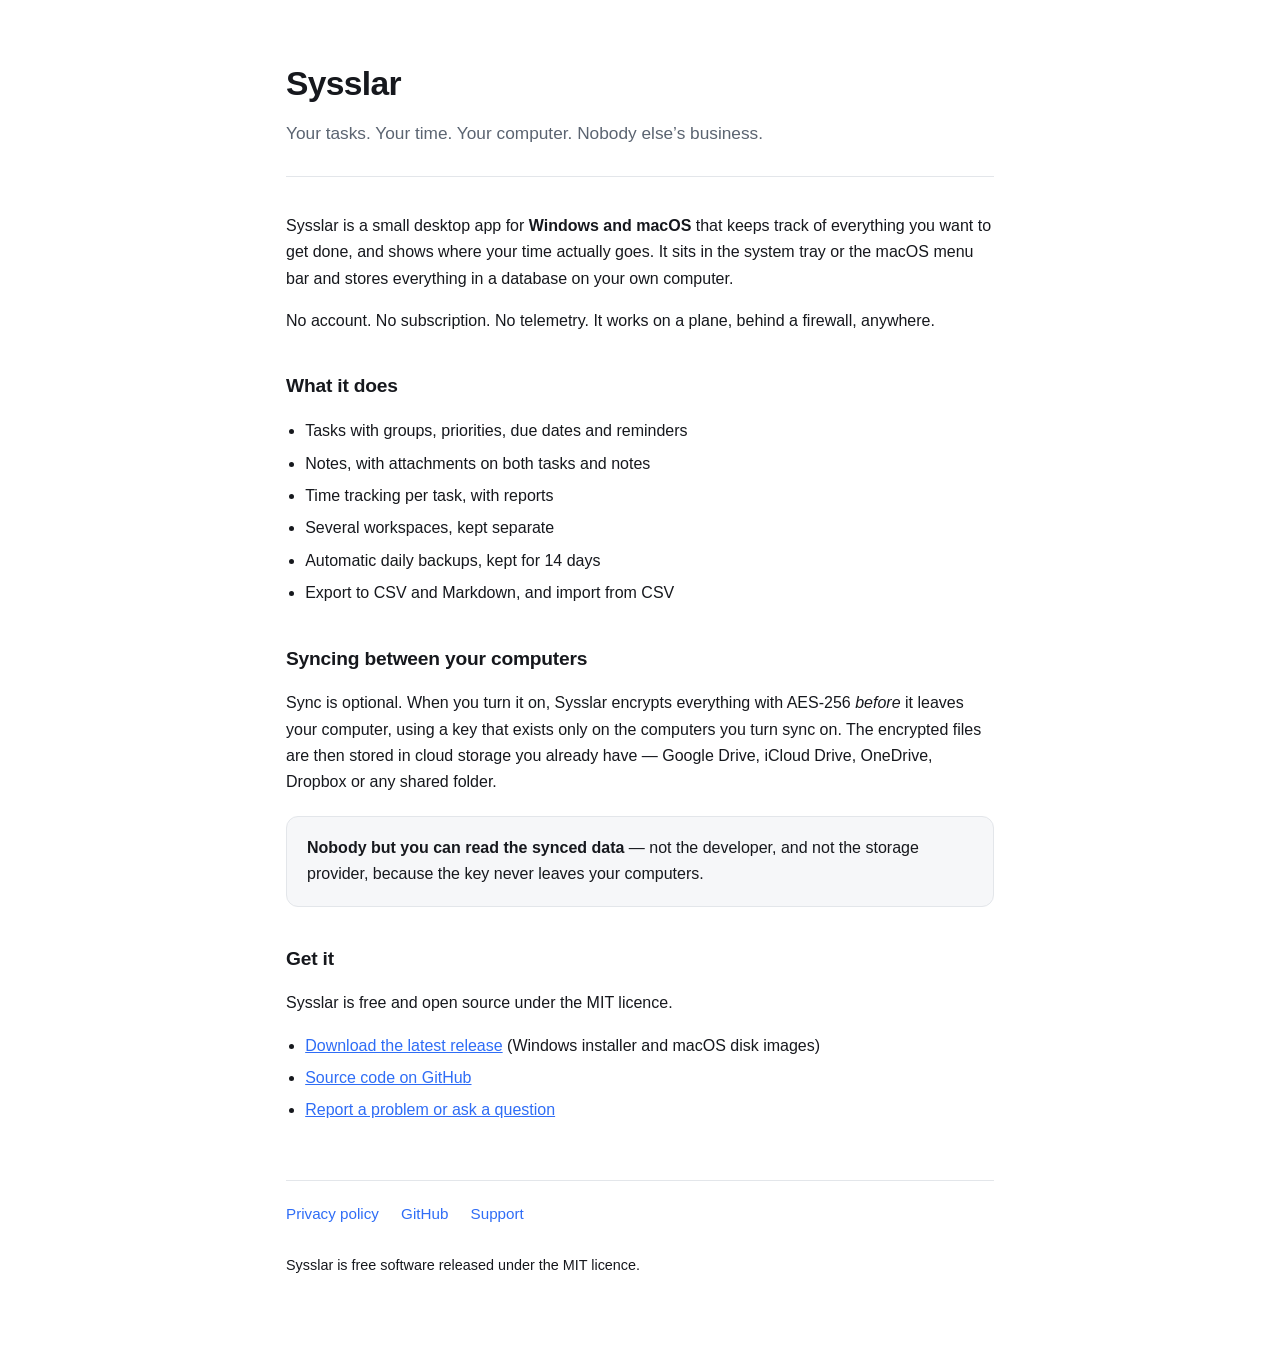
<file: docs/index.html>
<!doctype html>
<html lang="en">
<head>
<meta charset="utf-8">
<meta name="viewport" content="width=device-width, initial-scale=1">
<title>Sysslar — a private task manager for Windows and macOS</title>
<meta name="description" content="Sysslar is a private, offline task manager and time tracker for Windows and macOS. No account, no subscription, your data stays on your computer.">
<link rel="stylesheet" href="style.css">
</head>
<body>
<div class="wrap">

  <header>
    <h1>Sysslar</h1>
    <p class="lead">Your tasks. Your time. Your computer. Nobody else&rsquo;s business.</p>
  </header>

  <p>Sysslar is a small desktop app for <strong>Windows and macOS</strong> that keeps track of
  everything you want to get done, and shows where your time actually goes. It sits in the system
  tray or the macOS menu bar and stores everything in a database on your own computer.</p>

  <p>No account. No subscription. No telemetry. It works on a plane, behind a firewall, anywhere.</p>

  <h2>What it does</h2>
  <ul>
    <li>Tasks with groups, priorities, due dates and reminders</li>
    <li>Notes, with attachments on both tasks and notes</li>
    <li>Time tracking per task, with reports</li>
    <li>Several workspaces, kept separate</li>
    <li>Automatic daily backups, kept for 14 days</li>
    <li>Export to CSV and Markdown, and import from CSV</li>
  </ul>

  <h2>Syncing between your computers</h2>
  <p>Sync is optional. When you turn it on, Sysslar encrypts everything with AES-256
  <em>before</em> it leaves your computer, using a key that exists only on the computers you turn
  sync on. The encrypted files are then stored in cloud storage you already have &mdash; Google
  Drive, iCloud Drive, OneDrive, Dropbox or any shared folder.</p>

  <div class="card">
    <p><strong>Nobody but you can read the synced data</strong> &mdash; not the developer, and not the
    storage provider, because the key never leaves your computers.</p>
  </div>

  <h2>Get it</h2>
  <p>Sysslar is free and open source under the MIT licence.</p>
  <ul>
    <li><a href="https://github.com/muaa3405-spec/Sysslar/releases">Download the latest release</a> (Windows installer and macOS disk images)</li>
    <li><a href="https://github.com/muaa3405-spec/Sysslar">Source code on GitHub</a></li>
    <li><a href="https://github.com/muaa3405-spec/Sysslar/issues">Report a problem or ask a question</a></li>
  </ul>

  <footer>
    <nav>
      <a href="privacy.html">Privacy policy</a>
      <a href="https://github.com/muaa3405-spec/Sysslar">GitHub</a>
      <a href="https://github.com/muaa3405-spec/Sysslar/issues">Support</a>
    </nav>
    <p>Sysslar is free software released under the MIT licence.</p>
  </footer>

</div>
</body>
</html>
</file>
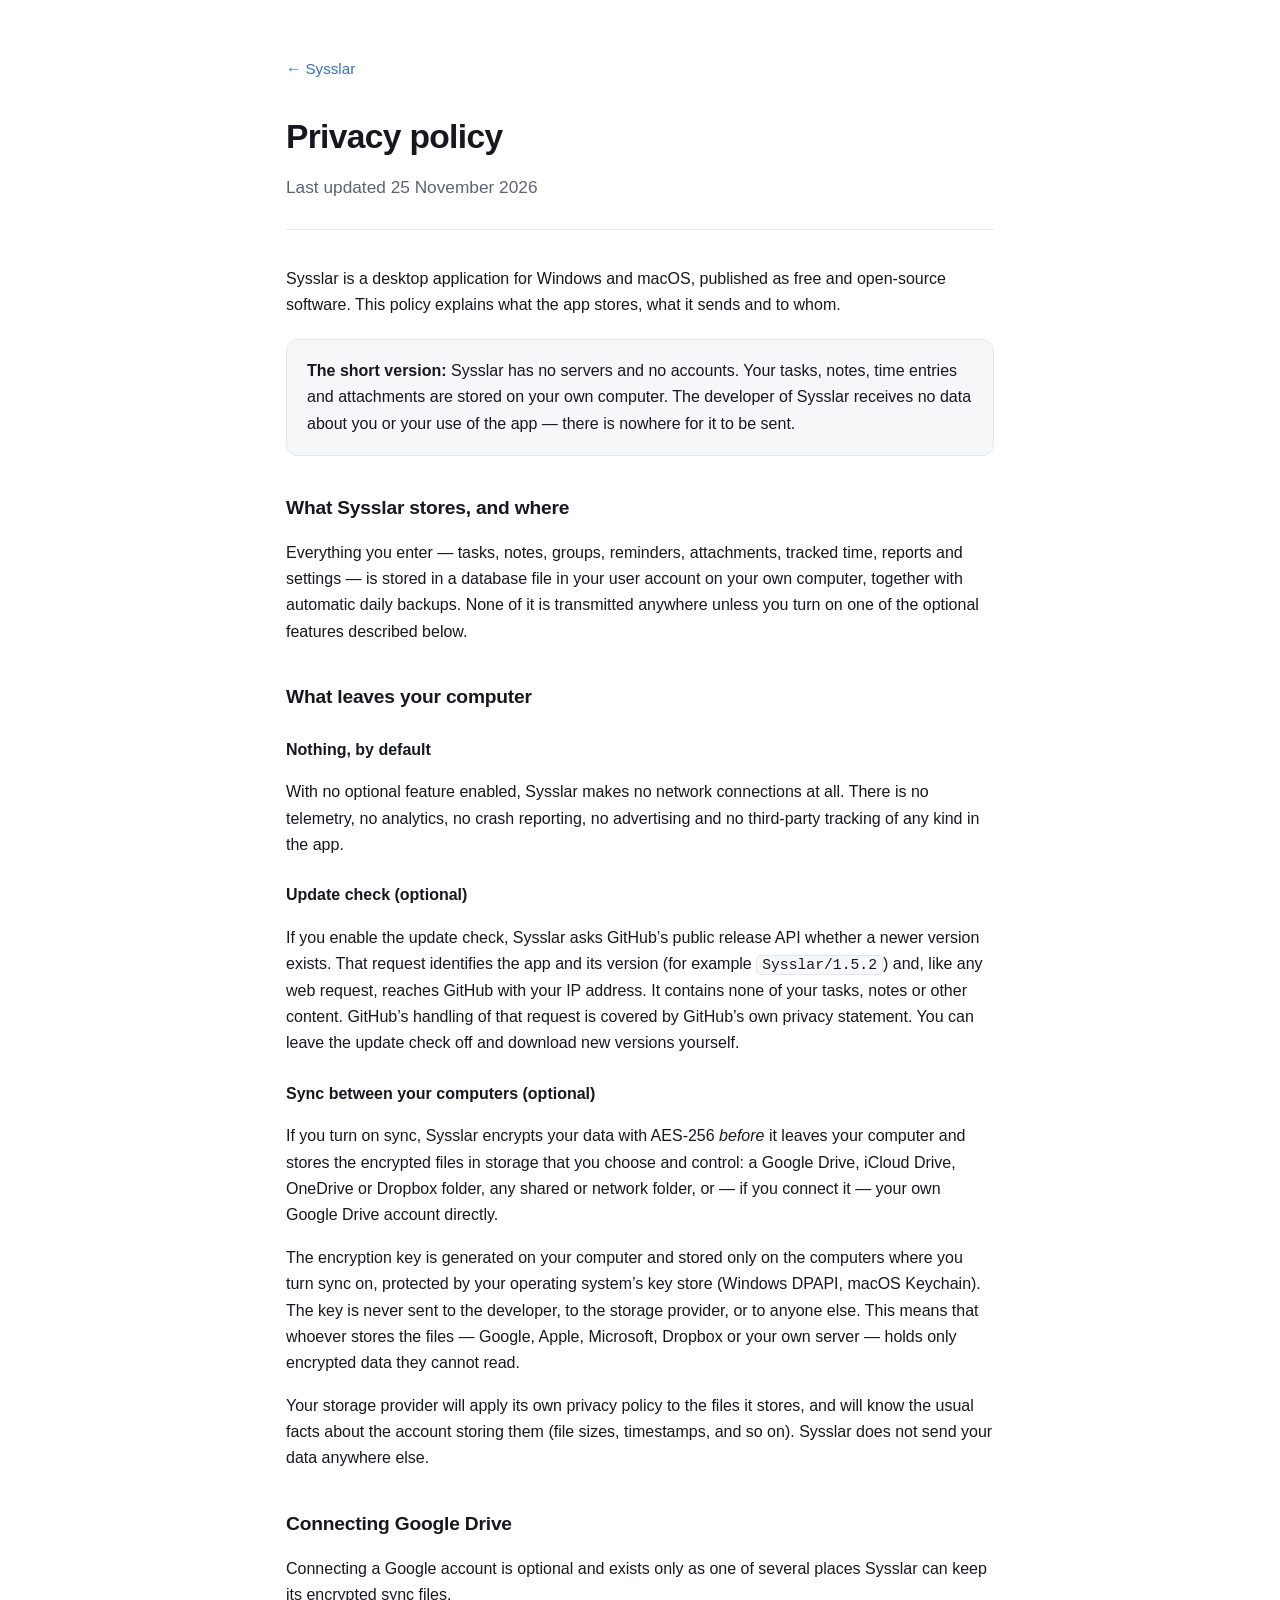
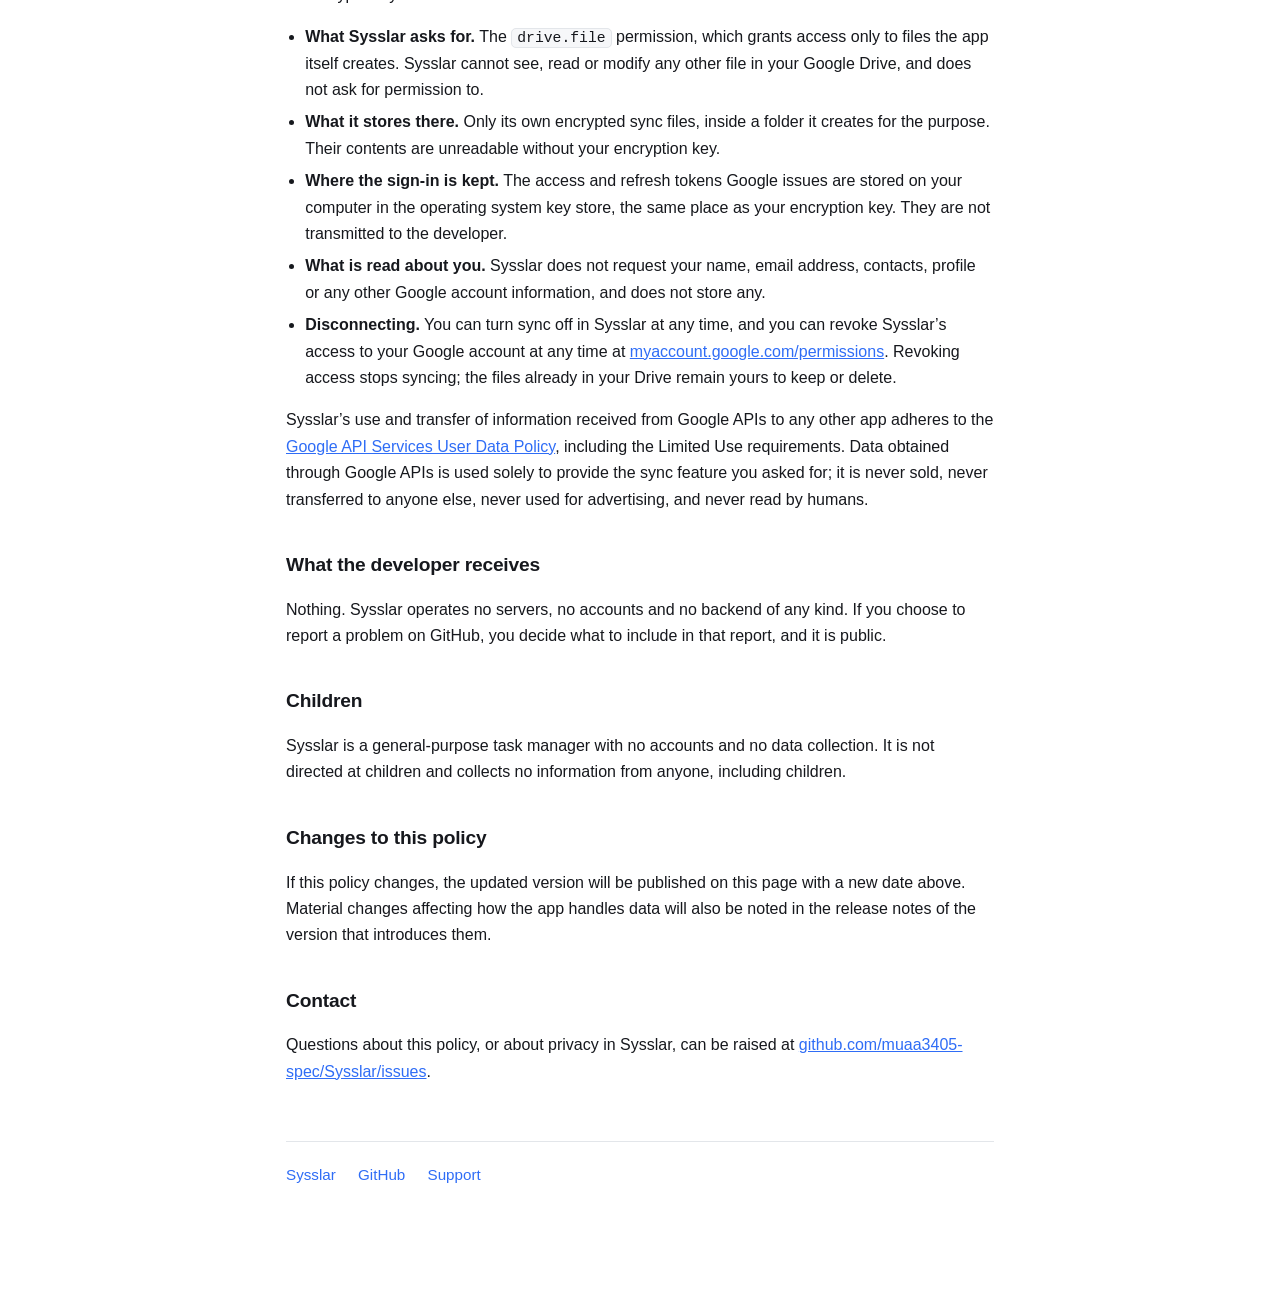
<file: docs/privacy.html>
<!doctype html>
<html lang="en">
<head>
<meta charset="utf-8">
<meta name="viewport" content="width=device-width, initial-scale=1">
<title>Privacy policy — Sysslar</title>
<meta name="description" content="Sysslar's privacy policy: what the app stores, what it sends, and how Google Drive sync works.">
<link rel="stylesheet" href="style.css">
</head>
<body>
<div class="wrap">

  <nav><a href="index.html">&larr; Sysslar</a></nav>

  <header>
    <h1>Privacy policy</h1>
    <p class="lead">Last updated 25 November 2026</p>
  </header>

  <p>Sysslar is a desktop application for Windows and macOS, published as free and open-source
  software. This policy explains what the app stores, what it sends and to whom.</p>

  <div class="card">
    <p><strong>The short version:</strong> Sysslar has no servers and no accounts. Your tasks,
    notes, time entries and attachments are stored on your own computer. The developer of Sysslar
    receives no data about you or your use of the app &mdash; there is nowhere for it to be sent.</p>
  </div>

  <h2>What Sysslar stores, and where</h2>
  <p>Everything you enter &mdash; tasks, notes, groups, reminders, attachments, tracked time,
  reports and settings &mdash; is stored in a database file in your user account on your own
  computer, together with automatic daily backups. None of it is transmitted anywhere unless you
  turn on one of the optional features described below.</p>

  <h2>What leaves your computer</h2>

  <h3>Nothing, by default</h3>
  <p>With no optional feature enabled, Sysslar makes no network connections at all. There is no
  telemetry, no analytics, no crash reporting, no advertising and no third-party tracking of any
  kind in the app.</p>

  <h3>Update check (optional)</h3>
  <p>If you enable the update check, Sysslar asks GitHub&rsquo;s public release API whether a newer
  version exists. That request identifies the app and its version (for example
  <code>Sysslar/1.5.2</code>) and, like any web request, reaches GitHub with your IP address. It
  contains none of your tasks, notes or other content. GitHub&rsquo;s handling of that request is
  covered by GitHub&rsquo;s own privacy statement. You can leave the update check off and download
  new versions yourself.</p>

  <h3>Sync between your computers (optional)</h3>
  <p>If you turn on sync, Sysslar encrypts your data with AES-256 <em>before</em> it leaves your
  computer and stores the encrypted files in storage that you choose and control: a Google Drive,
  iCloud Drive, OneDrive or Dropbox folder, any shared or network folder, or &mdash; if you connect
  it &mdash; your own Google Drive account directly.</p>
  <p>The encryption key is generated on your computer and stored only on the computers where you
  turn sync on, protected by your operating system&rsquo;s key store (Windows DPAPI, macOS
  Keychain). The key is never sent to the developer, to the storage provider, or to anyone else.
  This means that whoever stores the files &mdash; Google, Apple, Microsoft, Dropbox or your own
  server &mdash; holds only encrypted data they cannot read.</p>
  <p>Your storage provider will apply its own privacy policy to the files it stores, and will know
  the usual facts about the account storing them (file sizes, timestamps, and so on). Sysslar does
  not send your data anywhere else.</p>

  <h2>Connecting Google Drive</h2>
  <p>Connecting a Google account is optional and exists only as one of several places Sysslar can
  keep its encrypted sync files.</p>
  <ul>
    <li><strong>What Sysslar asks for.</strong> The <code>drive.file</code> permission, which grants
    access only to files the app itself creates. Sysslar cannot see, read or modify any other file
    in your Google Drive, and does not ask for permission to.</li>
    <li><strong>What it stores there.</strong> Only its own encrypted sync files, inside a folder it
    creates for the purpose. Their contents are unreadable without your encryption key.</li>
    <li><strong>Where the sign-in is kept.</strong> The access and refresh tokens Google issues are
    stored on your computer in the operating system key store, the same place as your encryption
    key. They are not transmitted to the developer.</li>
    <li><strong>What is read about you.</strong> Sysslar does not request your name, email address,
    contacts, profile or any other Google account information, and does not store any.</li>
    <li><strong>Disconnecting.</strong> You can turn sync off in Sysslar at any time, and you can
    revoke Sysslar&rsquo;s access to your Google account at any time at
    <a href="https://myaccount.google.com/permissions">myaccount.google.com/permissions</a>.
    Revoking access stops syncing; the files already in your Drive remain yours to keep or
    delete.</li>
  </ul>
  <p>Sysslar&rsquo;s use and transfer of information received from Google APIs to any other app
  adheres to the
  <a href="https://developers.google.com/terms/api-services-user-data-policy">Google API Services
  User Data Policy</a>, including the Limited Use requirements. Data obtained through Google APIs is
  used solely to provide the sync feature you asked for; it is never sold, never transferred to
  anyone else, never used for advertising, and never read by humans.</p>

  <h2>What the developer receives</h2>
  <p>Nothing. Sysslar operates no servers, no accounts and no backend of any kind. If you choose to
  report a problem on GitHub, you decide what to include in that report, and it is public.</p>

  <h2>Children</h2>
  <p>Sysslar is a general-purpose task manager with no accounts and no data collection. It is not
  directed at children and collects no information from anyone, including children.</p>

  <h2>Changes to this policy</h2>
  <p>If this policy changes, the updated version will be published on this page with a new date
  above. Material changes affecting how the app handles data will also be noted in the release
  notes of the version that introduces them.</p>

  <h2>Contact</h2>
  <p>Questions about this policy, or about privacy in Sysslar, can be raised at
  <a href="https://github.com/muaa3405-spec/Sysslar/issues">github.com/muaa3405-spec/Sysslar/issues</a>.</p>

  <footer>
    <nav>
      <a href="index.html">Sysslar</a>
      <a href="https://github.com/muaa3405-spec/Sysslar">GitHub</a>
      <a href="https://github.com/muaa3405-spec/Sysslar/issues">Support</a>
    </nav>
  </footer>

</div>
</body>
</html>
</file>
<file: docs/style.css>
:root {
  --bg: #ffffff;
  --panel: #f6f7f9;
  --text: #16181d;
  --muted: #5b6471;
  --line: #e3e6ea;
  --accent: #2f6df6;
}
@media (prefers-color-scheme: dark) {
  :root {
    --bg: #15171c;
    --panel: #1d2026;
    --text: #e9ebee;
    --muted: #9aa3b0;
    --line: #2b2f37;
    --accent: #6f9bff;
  }
}
* { box-sizing: border-box; }
html { -webkit-text-size-adjust: 100%; }
body {
  margin: 0;
  background: var(--bg);
  color: var(--text);
  font: 16px/1.65 -apple-system, BlinkMacSystemFont, "Segoe UI", Roboto, "Helvetica Neue", Arial, sans-serif;
}
.wrap { max-width: 740px; margin: 0 auto; padding: 56px 16px 80px; }
header { border-bottom: 1px solid var(--line); padding-bottom: 28px; margin-bottom: 36px; }
h1 { font-size: 2.1rem; margin: 0 0 8px; letter-spacing: -0.02em; }
h2 { font-size: 1.2rem; margin: 36px 0 10px; letter-spacing: -0.01em; }
h3 { font-size: 1rem; margin: 24px 0 6px; }
p, li { color: var(--text); }
.lead { color: var(--muted); font-size: 1.08rem; margin: 0; }
.muted { color: var(--muted); }
a { color: var(--accent); }
ul { padding-left: 1.2em; }
li { margin: 6px 0; }
.card {
  background: var(--panel);
  border: 1px solid var(--line);
  border-radius: 12px;
  padding: 18px 20px;
  margin: 20px 0;
}
.card p:first-child { margin-top: 0; }
.card p:last-child { margin-bottom: 0; }
nav a { margin-right: 18px; text-decoration: none; }
nav { margin-bottom: 28px; font-size: 0.95rem; }
footer {
  border-top: 1px solid var(--line);
  margin-top: 56px;
  padding-top: 20px;
  color: var(--muted);
  font-size: 0.9rem;
}
code {
  background: var(--panel);
  border: 1px solid var(--line);
  border-radius: 5px;
  padding: 1px 5px;
  font-size: 0.92em;
}
</file>
